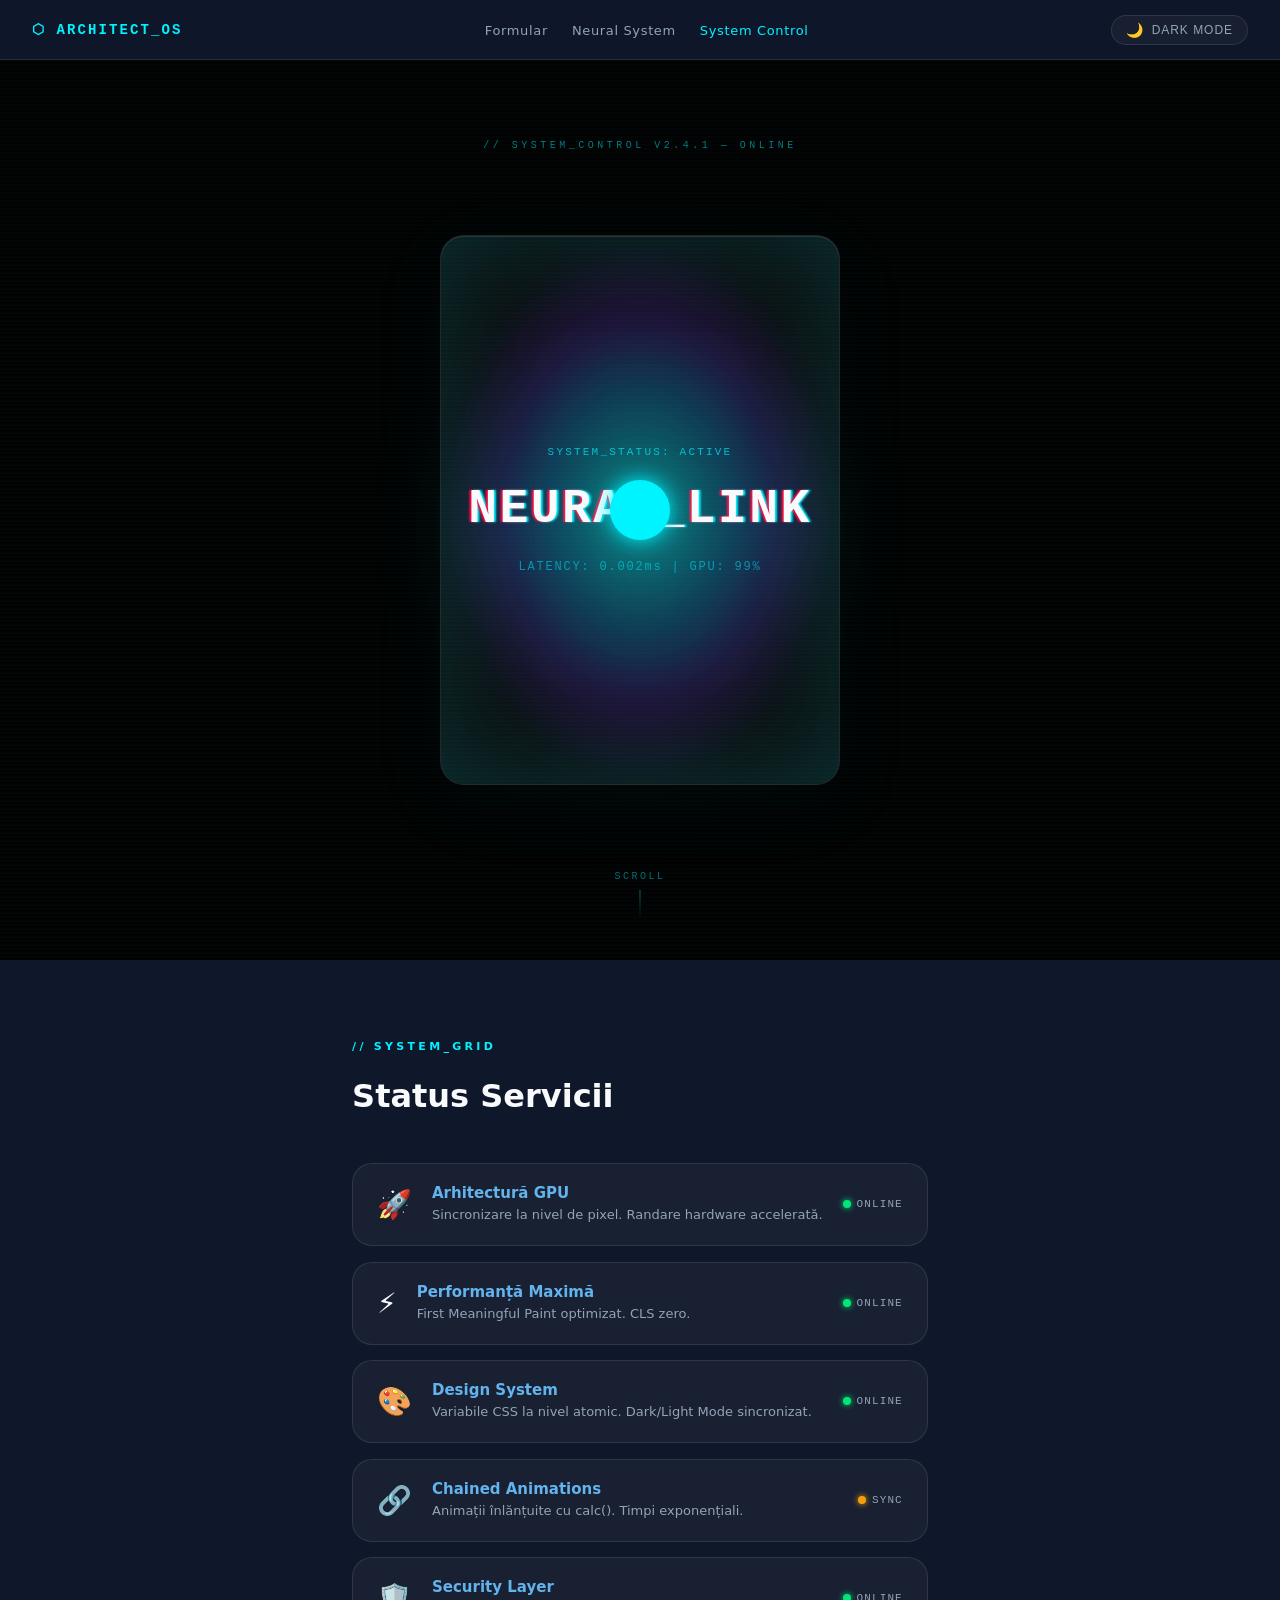
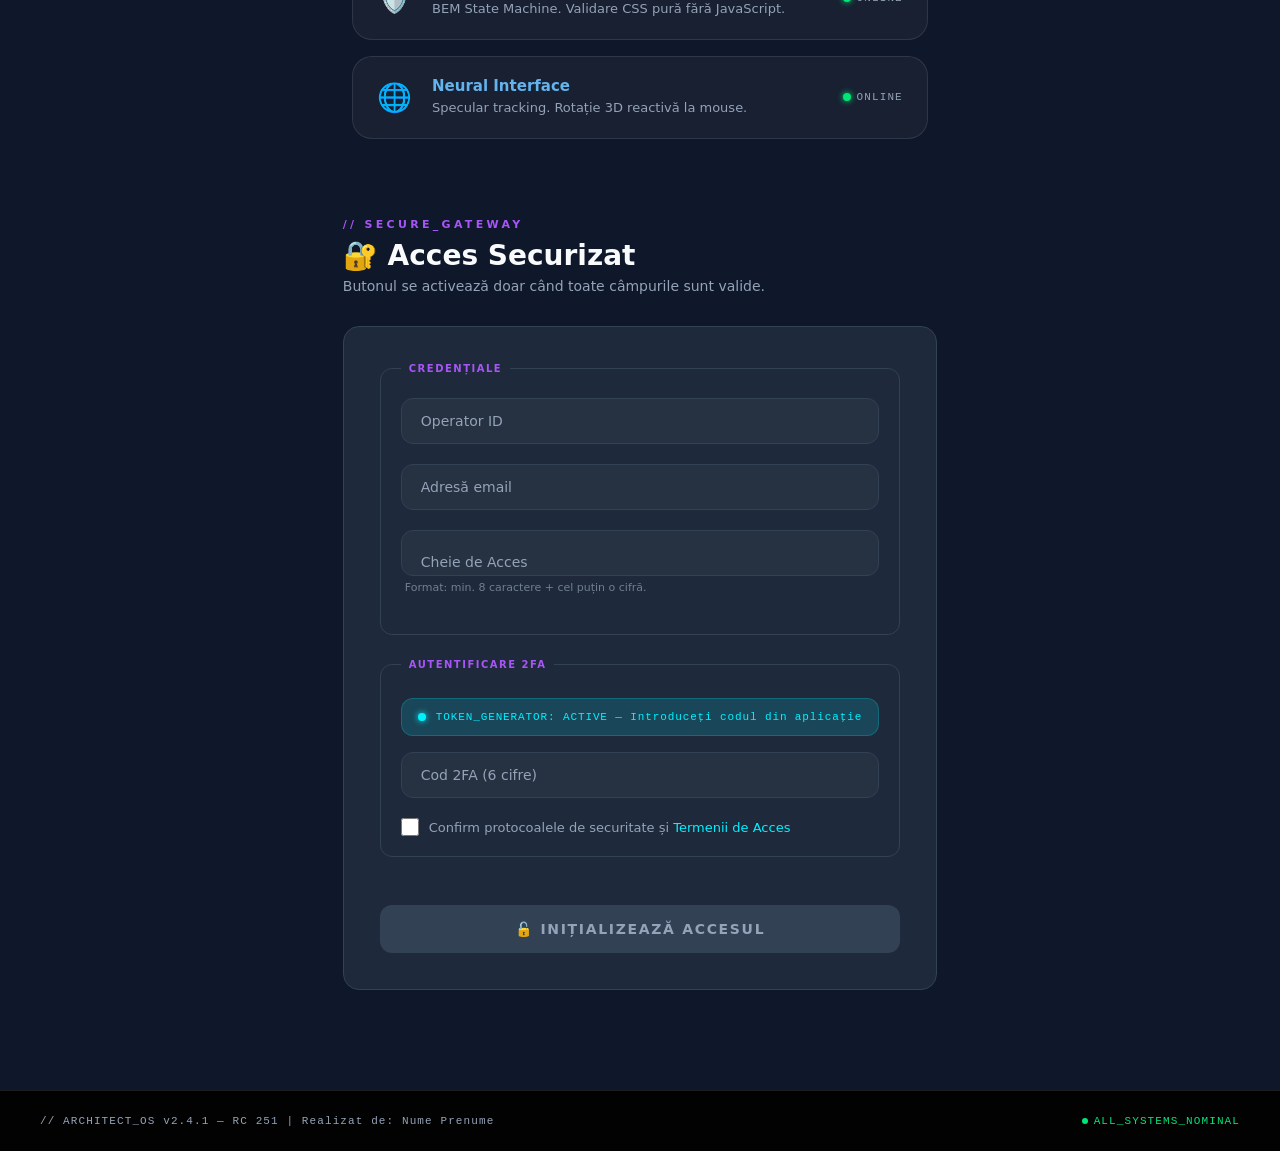
<file: Site/system-control.html>
<!DOCTYPE html>
<html lang="ro">
<head>
  <meta charset="UTF-8">
  <meta name="viewport" content="width=device-width, initial-scale=1.0">
  <title>System Control — Architect Dashboard</title>
  <!-- Realizat de: Nume Prenume | Nivel Expert RC 251 -->
  <link rel="stylesheet" href="system-control.css">
</head>
<body class="dark-theme">
<!-- Realizat de: Nume Prenume | Nivel Expert RC 251 -->

<!-- ══ NAVIGATION ══ -->
<nav class="nav">
  <span class="nav__logo">⬡ ARCHITECT_OS</span>
  <ul class="nav__links">
    <li><a href="/Formular/index.html" class="nav__link">Formular</a></li>
    <li><a href="/hologram_system.html" class="nav__link">Neural System</a></li>
    <li><a href="/system.control html/system-control.html" class="nav__link nav__link--active">System Control</a></li>
  </ul>
  <div class="nav__controls">
    <button class="theme-toggle" id="themeToggle" type="button">
      <span class="theme-toggle__icon" id="themeIcon">🌙</span>
      <span id="themeLabel">DARK MODE</span>
    </button>
  </div>
</nav>

<div class="page">

  <!-- ══ SS21: NEURAL GLASS CENTERPIECE ══ -->
  <section class="neural-engine" id="neural-section">
    <span class="neural-engine__label">// SYSTEM_CONTROL v2.4.1 — ONLINE</span>

    <main class="spatial-anchor" id="anchor">

      <div class="layer core-glow"></div>
      <div class="layer glass-chassis"></div>

      <div class="layer data-interface">
        <div class="data-interface__header">SYSTEM_STATUS: ACTIVE</div>
        <h1 class="glitch-text" data-text="NEURAL_LINK">NEURAL_LINK</h1>
        <div class="data-interface__stats">LATENCY: 0.002ms | GPU: 99%</div>
      </div>

      <div class="layer orbital-node">
        <div class="satellite"></div>
      </div>

      <div class="layer specular-highlight" id="specular"></div>

    </main>

    <div class="scroll-hint">
      <span>SCROLL</span>
      <div class="scroll-hint__arrow"></div>
    </div>
  </section>

  <!-- ══ SS20: GPU ORCHESTRATION — Services ══ -->
  <section class="services">
    <p class="services__title">// SYSTEM_GRID</p>
    <h2 class="services__heading">Status Servicii</h2>

    <div class="service-wrapper" style="--i:1">
      <div class="service-card">
        <div class="service-card__icon">🚀</div>
        <div class="service-card__body">
          <h3 class="service-card__title">Arhitectură GPU</h3>
          <p class="service-card__desc">Sincronizare la nivel de pixel. Randare hardware accelerată.</p>
        </div>
        <div class="service-card__status">
          <div class="service-card__dot"></div>
          <span class="service-card__status-text">ONLINE</span>
        </div>
      </div>
    </div>

    <div class="service-wrapper" style="--i:2">
      <div class="service-card">
        <div class="service-card__icon">⚡</div>
        <div class="service-card__body">
          <h3 class="service-card__title">Performanță Maximă</h3>
          <p class="service-card__desc">First Meaningful Paint optimizat. CLS zero.</p>
        </div>
        <div class="service-card__status">
          <div class="service-card__dot"></div>
          <span class="service-card__status-text">ONLINE</span>
        </div>
      </div>
    </div>

    <div class="service-wrapper" style="--i:3">
      <div class="service-card">
        <div class="service-card__icon">🎨</div>
        <div class="service-card__body">
          <h3 class="service-card__title">Design System</h3>
          <p class="service-card__desc">Variabile CSS la nivel atomic. Dark/Light Mode sincronizat.</p>
        </div>
        <div class="service-card__status">
          <div class="service-card__dot"></div>
          <span class="service-card__status-text">ONLINE</span>
        </div>
      </div>
    </div>

    <div class="service-wrapper" style="--i:4">
      <div class="service-card">
        <div class="service-card__icon">🔗</div>
        <div class="service-card__body">
          <h3 class="service-card__title">Chained Animations</h3>
          <p class="service-card__desc">Animații înlănțuite cu calc(). Timpi exponențiali.</p>
        </div>
        <div class="service-card__status">
          <div class="service-card__dot service-card__dot--warn"></div>
          <span class="service-card__status-text">SYNC</span>
        </div>
      </div>
    </div>

    <div class="service-wrapper" style="--i:5">
      <div class="service-card">
        <div class="service-card__icon">🛡️</div>
        <div class="service-card__body">
          <h3 class="service-card__title">Security Layer</h3>
          <p class="service-card__desc">BEM State Machine. Validare CSS pură fără JavaScript.</p>
        </div>
        <div class="service-card__status">
          <div class="service-card__dot"></div>
          <span class="service-card__status-text">ONLINE</span>
        </div>
      </div>
    </div>

    <div class="service-wrapper" style="--i:6">
      <div class="service-card">
        <div class="service-card__icon">🌐</div>
        <div class="service-card__body">
          <h3 class="service-card__title">Neural Interface</h3>
          <p class="service-card__desc">Specular tracking. Rotație 3D reactivă la mouse.</p>
        </div>
        <div class="service-card__status">
          <div class="service-card__dot"></div>
          <span class="service-card__status-text">ONLINE</span>
        </div>
      </div>
    </div>

  </section>

  <!-- ══ ACCESS FORM — BEM + CSS STATE MACHINE ══ -->
  <section class="access-section">
    <p class="access-section__label">// SECURE_GATEWAY</p>
    <h2 class="access-section__heading">🔐 Acces Securizat</h2>
    <p class="access-section__sub">Butonul se activează doar când toate câmpurile sunt valide.</p>

    <form class="access-form" id="access-form" novalidate>

      <!-- Credentials -->
      <fieldset class="access-form__fieldset">
        <legend class="access-form__legend">Credențiale</legend>

        <!-- Operator ID -->
        <div class="access-form__field">
          <input
            class="access-form__input"
            type="text"
            id="a-operator"
            name="operator"
            placeholder=" "
            required
            minlength="4"
            autocomplete="username"
          />
          <label class="access-form__label" for="a-operator">Operator ID</label>
          <span class="access-form__error">Minim 4 caractere.</span>
          <span class="access-form__success">✓</span>
        </div>

        <!-- Email -->
        <div class="access-form__field">
          <input
            class="access-form__input"
            type="email"
            id="a-email"
            name="email"
            placeholder=" "
            required
            autocomplete="email"
          />
          <label class="access-form__label" for="a-email">Adresă email</label>
          <span class="access-form__error">Email invalid.</span>
          <span class="access-form__success">✓</span>
        </div>

        <!-- Access Key -->
        <div class="access-form__field">
          <input
            class="access-form__input access-form__input--password"
            type="password"
            id="a-key"
            name="key"
            placeholder=" "
            required
            minlength="8"
            pattern="(?=.*[0-9])(?=.*[a-zA-Z]).{8,}"
            autocomplete="current-password"
          />
          <label class="access-form__label" for="a-key">Cheie de Acces</label>
          <span class="access-form__error">Min. 8 caractere, inclusiv cifre.</span>
          <span class="access-form__success">✓</span>
          <div class="access-form__hint">Format: min. 8 caractere + cel puțin o cifră.</div>
        </div>

      </fieldset>

      <!-- 2FA -->
      <fieldset class="access-form__fieldset">
        <legend class="access-form__legend">Autentificare 2FA</legend>

        <div class="access-form__2fa">
          <div class="access-form__2fa-dot"></div>
          <span class="access-form__2fa-text">TOKEN_GENERATOR: ACTIVE — Introduceți codul din aplicație</span>
        </div>

        <div class="access-form__field" style="margin-top:16px">
          <input
            class="access-form__input"
            type="text"
            id="a-token"
            name="token"
            placeholder=" "
            required
            minlength="6"
            maxlength="6"
            pattern="[0-9]{6}"
            inputmode="numeric"
            autocomplete="one-time-code"
          />
          <label class="access-form__label" for="a-token">Cod 2FA (6 cifre)</label>
          <span class="access-form__error">Cod de 6 cifre obligatoriu.</span>
          <span class="access-form__success">✓</span>
        </div>

        <!-- CSS Gatekeeper Checkbox -->
        <div class="access-form__checkbox-wrap">
          <input
            class="access-form__checkbox"
            type="checkbox"
            id="a-termeni"
            name="termeni"
            required
          />
          <label class="access-form__checkbox-label" for="a-termeni">
            Confirm protocoalele de securitate și
            <a href="#" class="access-form__link">Termenii de Acces</a>
          </label>
        </div>

      </fieldset>

      <!-- Submit — Gatekeeper CSS-only -->
      <button class="access-form__submit" type="submit">
        🔓 Inițializează Accesul
      </button>

    </form>
  </section>

  <!-- ══ FOOTER ══ -->
  <footer class="footer">
    <span class="footer__copy">// ARCHITECT_OS v2.4.1 — RC 251 | Realizat de: Nume Prenume</span>
    <div class="footer__status">
      <div class="footer__dot"></div>
      ALL_SYSTEMS_NOMINAL
    </div>
  </footer>

</div>

<script>
/* ══════════════════════════════════════════════════
   SPECULAR TRACKING — Neural Glass interaction
   ══════════════════════════════════════════════════ */
const anchor   = document.getElementById('anchor');
const specular = document.getElementById('specular');
const root     = document.documentElement;
let lastX = 0, lastY = 0;

document.addEventListener('mousemove', (e) => {
  const cx = window.innerWidth  / 2;
  const cy = window.innerHeight / 2;

  const rx = ((e.clientY - cy) / cy) * -15;
  const ry = ((e.clientX - cx) / cx) * 15;

  const dx    = e.clientX - lastX;
  const dy    = e.clientY - lastY;
  const speed = Math.sqrt(dx * dx + dy * dy);
  const glitch = Math.min(speed * 0.3, 12);

  const shadowX = ry * 1.5;
  const shadowY = rx * -1.5;

  root.style.setProperty('--rx', rx + 'deg');
  root.style.setProperty('--ry', ry + 'deg');
  root.style.setProperty('--glitch-offset', glitch + 'px');
  root.style.setProperty('--shadow-x', shadowX + 'px');
  root.style.setProperty('--shadow-y', shadowY + 'px');

  const sx = 100 - (e.clientX / window.innerWidth)  * 100;
  const sy = 100 - (e.clientY / window.innerHeight) * 100;

  // Use CSS variable for color so it responds to theme
  const isLight = document.body.classList.contains('light-theme');
  const glowColor = isLight
    ? `rgba(8,145,178,0.14)`
    : `rgba(0,242,255,0.18)`;

  specular.style.background =
    `radial-gradient(circle at ${sx}% ${sy}%, ${glowColor} 0%, transparent 65%)`;

  lastX = e.clientX;
  lastY = e.clientY;
});

/* ══════════════════════════════════════════════════
   DYNAMIC THEME ENGINE — Dark ↔ Light
   ══════════════════════════════════════════════════ */
const toggle    = document.getElementById('themeToggle');
const themeIcon = document.getElementById('themeIcon');
const themeLabel = document.getElementById('themeLabel');

toggle.addEventListener('click', () => {
  const isLight = document.body.classList.contains('light-theme');
  if (isLight) {
    document.body.classList.remove('light-theme');
    document.body.classList.add('dark-theme');
    themeIcon.textContent  = '🌙';
    themeLabel.textContent = 'DARK MODE';
  } else {
    document.body.classList.remove('dark-theme');
    document.body.classList.add('light-theme');
    themeIcon.textContent  = '☀️';
    themeLabel.textContent = 'LIGHT MODE';
  }
});

/* ══════════════════════════════════════════════════
   FORM SUBMIT — prevent default, show feedback
   ══════════════════════════════════════════════════ */
document.getElementById('access-form').addEventListener('submit', (e) => {
  e.preventDefault();
  const btn = e.target.querySelector('.access-form__submit');
  btn.textContent = '✅ ACCES GRANTED';
  btn.style.background = 'var(--color-valid)';
  btn.style.animation = 'none';
  setTimeout(() => {
    btn.textContent = '🔓 Inițializează Accesul';
    btn.style.background = '';
    btn.style.animation = '';
  }, 3000);
});
</script>

</body>
</html>
</file>
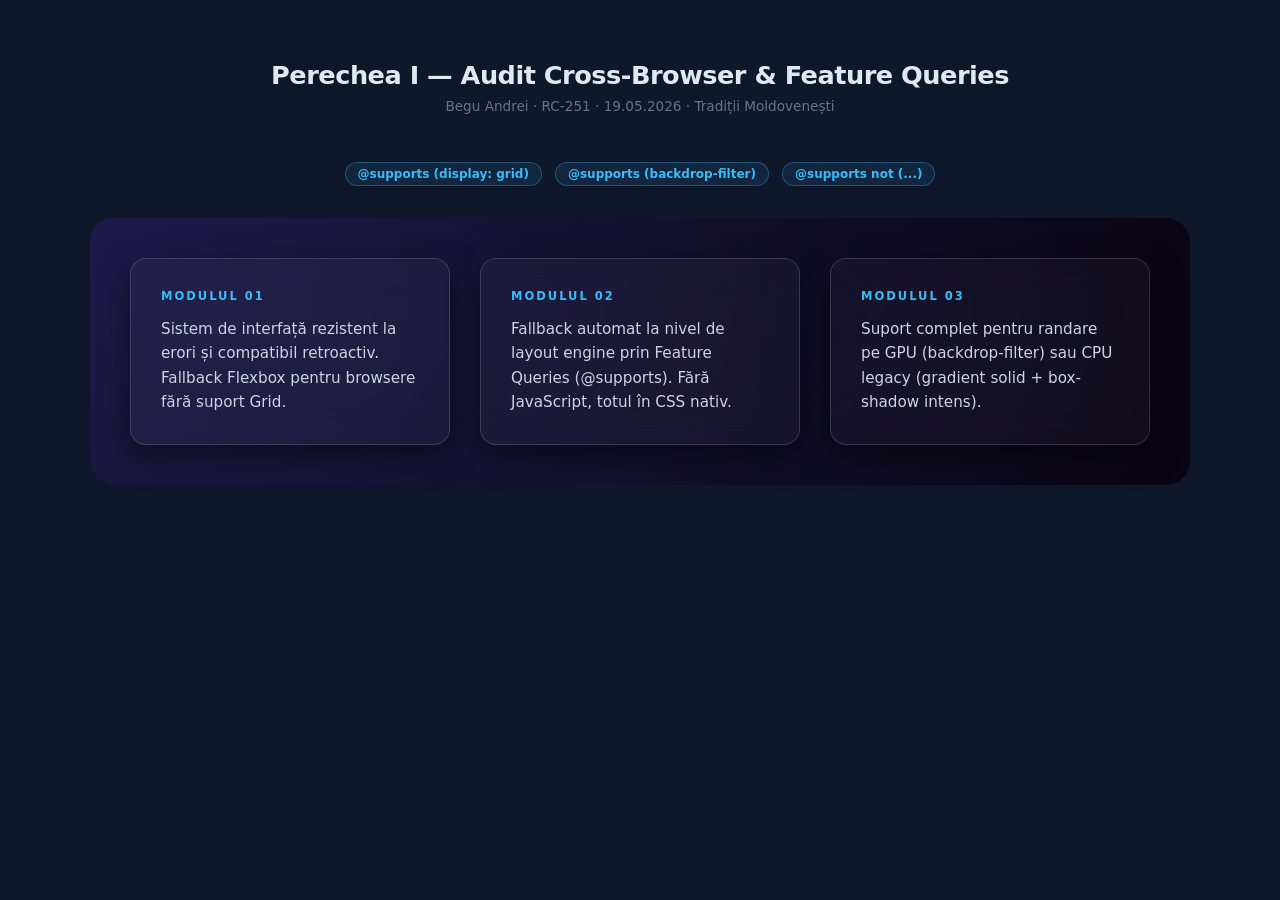
<file: Ziua 11/grid_fallback.html>
<!DOCTYPE html>
<html lang="ro">
<head>
  <meta charset="UTF-8">
  <meta name="viewport" content="width=device-width, initial-scale=1.0">
  <title>Grid Fallback — Begu Andrei | RC-251</title>
  <!-- Cross-Browser Audit & Feature Queries Designed by: Begu Andrei | Data: 19.05.2026 -->
  <style>
    /* =========================================================
       RESET & BASE
    ========================================================= */
    *, *::before, *::after { box-sizing: border-box; margin: 0; padding: 0; }

    body {
      font-family: 'Segoe UI', system-ui, sans-serif;
      background-color: #0f172a;
      min-height: 100vh;
      display: flex;
      flex-direction: column;
      align-items: center;
      padding: 60px 20px;
      color: #f8fafc;
    }

    h1 {
      font-size: 1.6rem;
      margin-bottom: 8px;
      color: #e2e8f0;
      letter-spacing: -0.5px;
    }
    .subtitle {
      font-size: 0.85rem;
      color: #64748b;
      margin-bottom: 48px;
    }

    /* =========================================================
       1. STILURI DE BAZA & FALLBACK (Flexbox — Compatibilitate Universala)
    ========================================================= */
    .adaptive-showcase {
      display: flex;
      flex-wrap: wrap;
      gap: 20px;
      justify-content: center;
      padding: 40px;
      background-color: #0f172a;
      width: 100%;
      max-width: 1100px;
    }

    .adaptive-card {
      flex: 1 1 calc(33.333% - 20px);
      min-width: 280px;
      background-color: #1e293b; /* Culoare solida — fallback fara transparenta */
      border: 1px solid rgba(255, 255, 255, 0.1);
      border-radius: 16px;
      padding: 30px;
      color: #f8fafc;
      transition: transform 0.3s cubic-bezier(0.25, 1, 0.5, 1);
    }

    .adaptive-card:hover {
      transform: translateY(-6px);
    }

    .adaptive-card__header {
      font-size: 0.72rem;
      font-weight: 700;
      letter-spacing: 2px;
      text-transform: uppercase;
      color: #38bdf8;
      margin-bottom: 14px;
    }

    .adaptive-card__body {
      font-size: 0.95rem;
      line-height: 1.6;
      color: #cbd5e1;
    }

    /* =========================================================
       2. REFORMARE LA GRID (Browsere Moderne — display: grid)
    ========================================================= */
    @supports (display: grid) {
      .adaptive-showcase {
        display: grid;
        grid-template-columns: repeat(auto-fit, minmax(300px, 1fr));
        gap: 30px;
      }

      .adaptive-card {
        /* Resetam latimile Flexbox — Grid preia controlul */
        flex: none;
        min-width: 0;
      }
    }

    /* =========================================================
       3. REFORMARE OPTICA (Glassmorphism — backdrop-filter)
    ========================================================= */
    @supports (backdrop-filter: blur(20px)) or (-webkit-backdrop-filter: blur(20px)) {
      .adaptive-card {
        background-color: rgba(255, 255, 255, 0.03);
        backdrop-filter: blur(20px);
        -webkit-backdrop-filter: blur(20px);
        border: 1px solid rgba(255, 255, 255, 0.15);
        box-shadow: 0 10px 30px rgba(0, 0, 0, 0.5);
      }

      .adaptive-showcase {
        background: radial-gradient(circle at top left, #1e1b4b, #090514);
        border-radius: 24px;
      }
    }

    /* =========================================================
       4. "NOT" OPERATOR CHALLENGE — Fallback pentru browsere FARA backdrop-filter
    ========================================================= */
    @supports not (backdrop-filter: blur(10px)) {
      .adaptive-card {
        box-shadow:
          0 4px 20px rgba(0, 0, 0, 0.8),
          inset 0 1px 0 rgba(255, 255, 255, 0.1);
        background-image: linear-gradient(135deg, #1a2744 0%, #0d1b2a 100%);
      }
    }

    /* =========================================================
       SUBGRID FALLBACK PLAN (Bonus)
    ========================================================= */
    @supports (display: grid) {
      .adaptive-card {
        display: grid;
        grid-template-rows: auto 1fr;
      }
    }

    @supports (grid-template-rows: subgrid) {
      .adaptive-showcase {
        /* Daca subgrid e suportat, cardurile se aliniaza perfect pe randuri */
        grid-template-rows: subgrid;
      }
    }

    /* Badge suport */
    .support-badge {
      display: inline-block;
      margin: 0 4px 32px;
      padding: 4px 12px;
      border-radius: 20px;
      font-size: 0.75rem;
      font-weight: 600;
      background: rgba(56, 189, 248, 0.1);
      border: 1px solid rgba(56, 189, 248, 0.3);
      color: #38bdf8;
    }
  </style>
</head>
<body>

  <h1>Perechea I — Audit Cross-Browser & Feature Queries</h1>
  <p class="subtitle">Begu Andrei · RC-251 · 19.05.2026 · Tradiții Moldovenești</p>

  <div>
    <span class="support-badge">@supports (display: grid)</span>
    <span class="support-badge">@supports (backdrop-filter)</span>
    <span class="support-badge">@supports not (...)</span>
  </div>

  <!-- Realizat de: Begu Andrei | Ziua 11 - Perechea 1 -->
  <section class="adaptive-showcase">

    <div class="adaptive-card">
      <div class="adaptive-card__header">Modulul 01</div>
      <p class="adaptive-card__body">Sistem de interfață rezistent la erori și compatibil retroactiv. Fallback Flexbox pentru browsere fără suport Grid.</p>
    </div>

    <div class="adaptive-card">
      <div class="adaptive-card__header">Modulul 02</div>
      <p class="adaptive-card__body">Fallback automat la nivel de layout engine prin Feature Queries (@supports). Fără JavaScript, totul în CSS nativ.</p>
    </div>

    <div class="adaptive-card">
      <div class="adaptive-card__header">Modulul 03</div>
      <p class="adaptive-card__body">Suport complet pentru randare pe GPU (backdrop-filter) sau CPU legacy (gradient solid + box-shadow intens).</p>
    </div>

  </section>

</body>
</html>
</file>
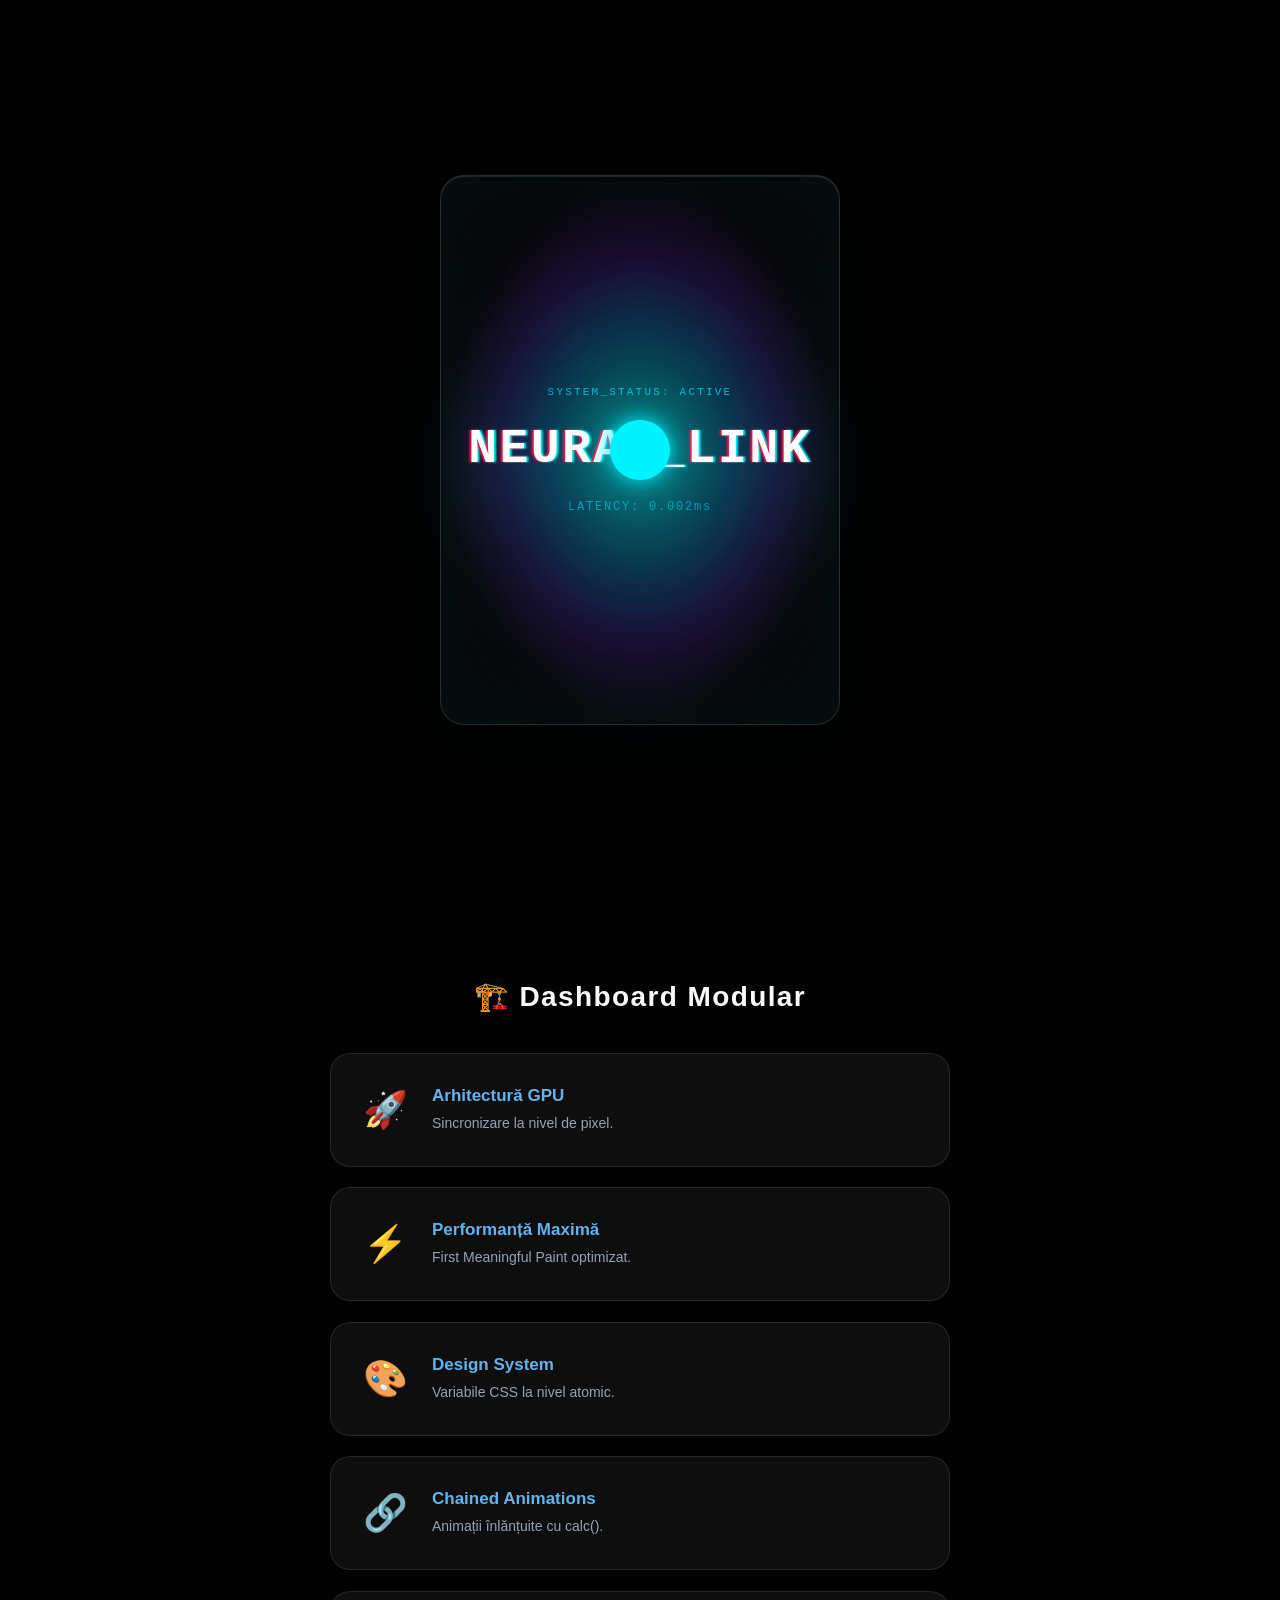
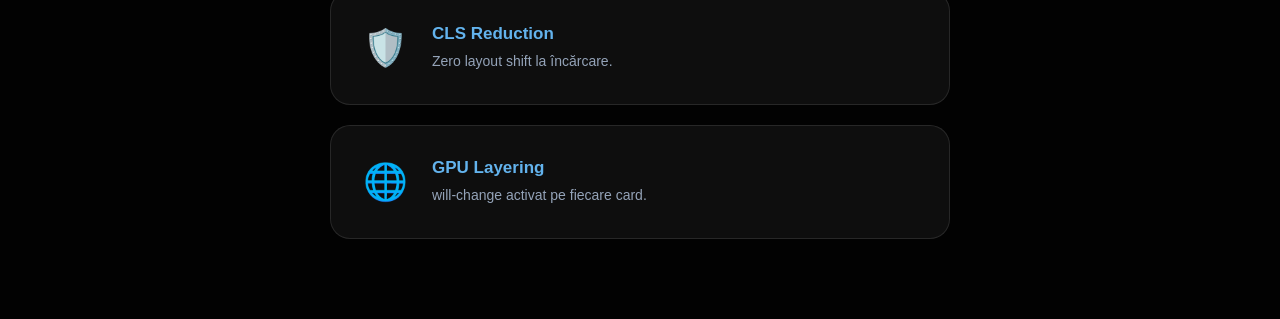
<file: Ziua 7/hologram_system.html>
<!DOCTYPE html>
<html lang="ro">
<head>
  <meta charset="UTF-8">
  <title>SS20 + SS21 - Neural Interface</title>
  <link rel="stylesheet" href="hologram_system.css">
</head>
<body>
<!-- Realizat de: Nume Prenume | Nivel Expert RC 251 -->

<!-- ══ SS21: NEURAL HOLOGRAM ══ -->
<main class="neural-engine">
  <div class="spatial-anchor" id="anchor">

    <div class="layer core-glow"></div>
    <div class="layer glass-chassis"></div>

    <div class="layer data-interface">
      <div class="header">SYSTEM_STATUS: ACTIVE</div>
      <h1 class="glitch-text" data-text="NEURAL_LINK">NEURAL_LINK</h1>
      <div class="stats">LATENCY: 0.002ms</div>
    </div>

    <div class="layer orbital-node">
      <div class="satellite"></div>
    </div>

    <div class="layer specular-highlight" id="specular"></div>

  </div>
</main>

<!-- ══ SS20: UI ORCHESTRATION DASHBOARD ══ -->
<section class="ui-orchestrator">
  <h2 class="section-title">🏗️ Dashboard Modular</h2>

  <div class="feature-wrapper" style="--i: 1;">
    <div class="feature-card">
      <div class="card-icon">🚀</div>
      <div class="card-content">
        <h3 class="stagger-text">Arhitectură GPU</h3>
        <p class="stagger-text">Sincronizare la nivel de pixel.</p>
      </div>
    </div>
  </div>

  <div class="feature-wrapper" style="--i: 2;">
    <div class="feature-card">
      <div class="card-icon">⚡</div>
      <div class="card-content">
        <h3 class="stagger-text">Performanță Maximă</h3>
        <p class="stagger-text">First Meaningful Paint optimizat.</p>
      </div>
    </div>
  </div>

  <div class="feature-wrapper" style="--i: 3;">
    <div class="feature-card">
      <div class="card-icon">🎨</div>
      <div class="card-content">
        <h3 class="stagger-text">Design System</h3>
        <p class="stagger-text">Variabile CSS la nivel atomic.</p>
      </div>
    </div>
  </div>

  <div class="feature-wrapper" style="--i: 4;">
    <div class="feature-card">
      <div class="card-icon">🔗</div>
      <div class="card-content">
        <h3 class="stagger-text">Chained Animations</h3>
        <p class="stagger-text">Animații înlănțuite cu calc().</p>
      </div>
    </div>
  </div>

  <div class="feature-wrapper" style="--i: 5;">
    <div class="feature-card">
      <div class="card-icon">🛡️</div>
      <div class="card-content">
        <h3 class="stagger-text">CLS Reduction</h3>
        <p class="stagger-text">Zero layout shift la încărcare.</p>
      </div>
    </div>
  </div>

  <div class="feature-wrapper" style="--i: 6;">
    <div class="feature-card">
      <div class="card-icon">🌐</div>
      <div class="card-content">
        <h3 class="stagger-text">GPU Layering</h3>
        <p class="stagger-text">will-change activat pe fiecare card.</p>
      </div>
    </div>
  </div>

</section>

<script>
  const anchor = document.getElementById('anchor');
  const specular = document.getElementById('specular');
  const root = document.documentElement;
  let lastX = 0, lastY = 0;

  document.addEventListener('mousemove', (e) => {
    const cx = window.innerWidth / 2;
    const cy = window.innerHeight / 2;

    const rx = ((e.clientY - cy) / cy) * -15;
    const ry = ((e.clientX - cx) / cx) * 15;

    const dx = e.clientX - lastX;
    const dy = e.clientY - lastY;
    const speed = Math.sqrt(dx * dx + dy * dy);
    const glitch = Math.min(speed * 0.3, 12);

    const shadowX = ry * 1.5;
    const shadowY = rx * -1.5;

    root.style.setProperty('--rx', rx + 'deg');
    root.style.setProperty('--ry', ry + 'deg');
    root.style.setProperty('--glitch-offset', glitch + 'px');
    root.style.setProperty('--shadow-x', shadowX + 'px');
    root.style.setProperty('--shadow-y', shadowY + 'px');

    const sx = 100 - (e.clientX / window.innerWidth) * 100;
    const sy = 100 - (e.clientY / window.innerHeight) * 100;
    specular.style.background =
      `radial-gradient(circle at ${sx}% ${sy}%, rgba(0,242,255,0.18) 0%, transparent 65%)`;

    lastX = e.clientX;
    lastY = e.clientY;
  });
</script>
</body>
</html>
</file>
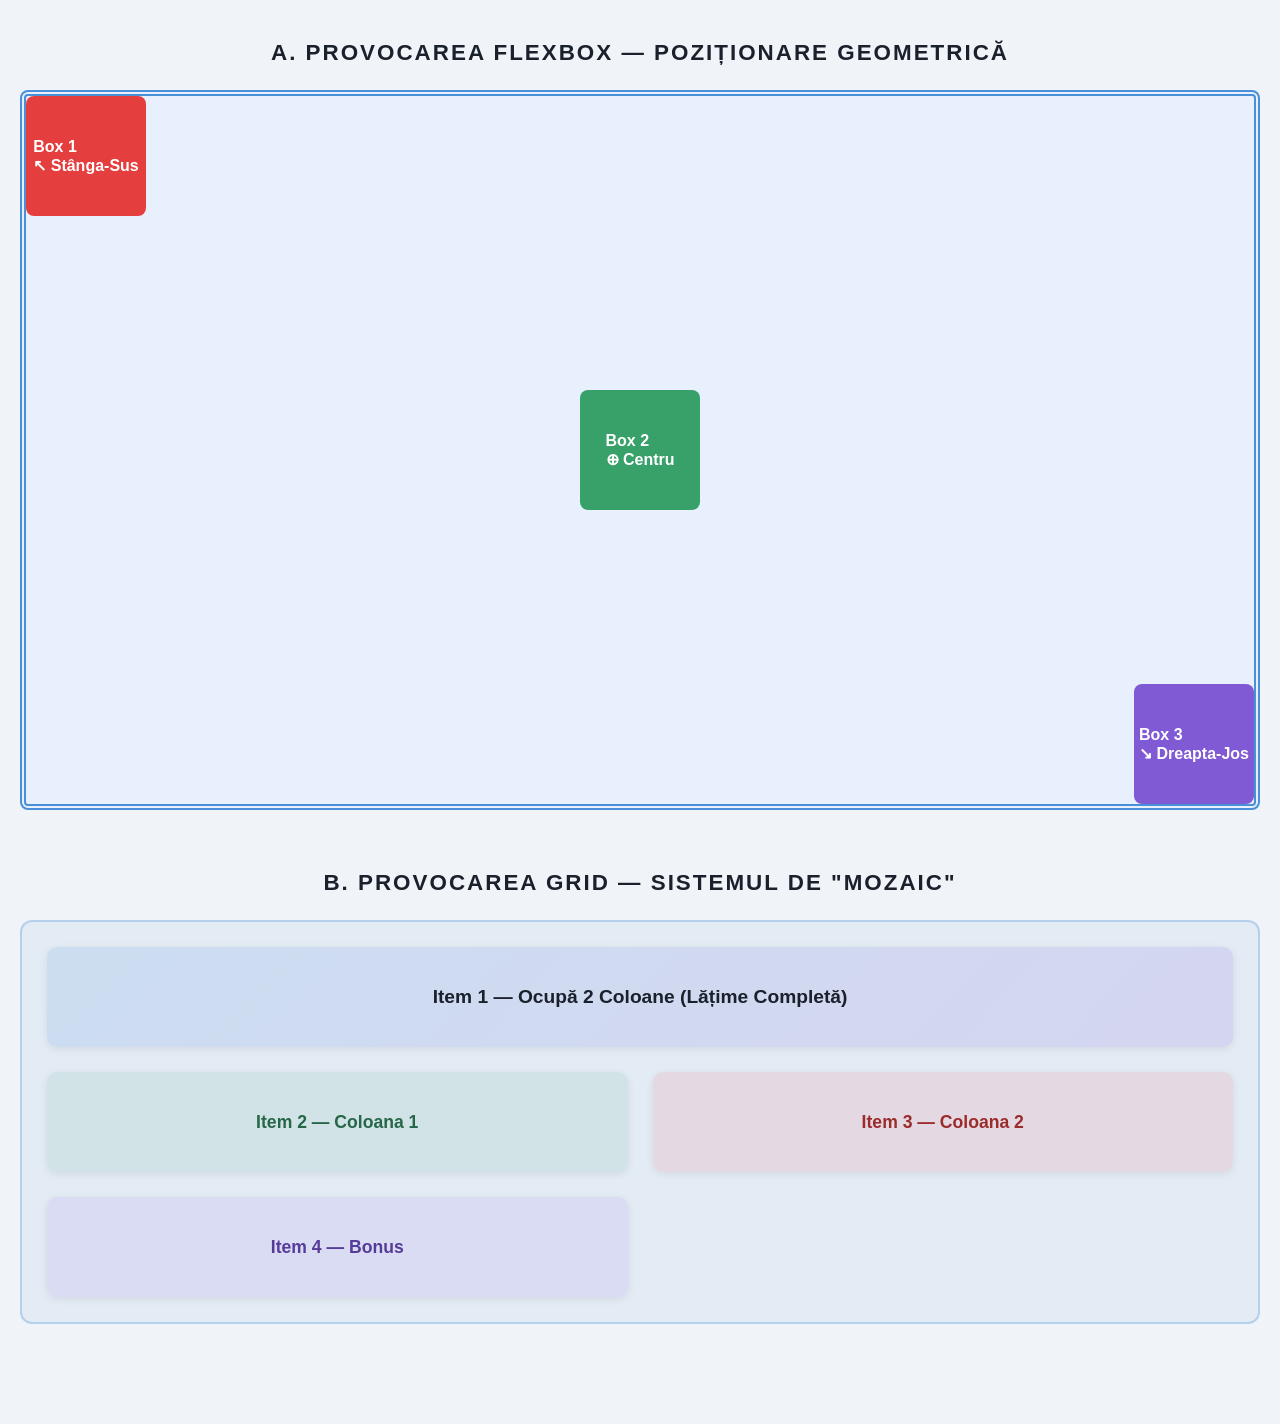
<file: Ziua 4/assets/docs/proba_layout.html>
<!DOCTYPE html>
<html lang="ro">
<head>
  <meta charset="UTF-8">
  <meta name="viewport" content="width=device-width, initial-scale=1.0">
  <title>Proba Layout - Ziua 4 | Flexbox & Grid</title>
  
  <style>
    /* =====================================================
       RESET & BAZĂ
    ===================================================== */
    *, *::before, *::after {
      box-sizing: border-box;
      margin: 0;
      padding: 0;
    }

    body {
      font-family: 'Segoe UI', sans-serif;
      background: #f0f4f8;
      padding: 40px 20px;
      color: #333;
    }

    h2 {
      text-align: center;
      margin-bottom: 24px;
      font-size: 1.4rem;
      color: #1a202c;
      text-transform: uppercase;
      letter-spacing: 2px;
    }

    section {
      margin-bottom: 60px;
    }

    /* =====================================================
       SECȚIUNEA A: PROVOCAREA FLEXBOX
       Scop: Poziționarea geometrică a 3 div-uri în colțuri
             și centrul unui container de 80vh.
    ===================================================== */

    .flexbox-container {
      /* 
        Folosim display: flex pentru a activa Flexbox.
        Înălțimea de 80vh = 80% din înălțimea ferestrei.
        Bordura dublă este realizată cu border-style: double.
      */
      display: flex;

      /* 
        flex-wrap: wrap permite elementelor să treacă pe
        rânduri noi, necesar pentru align-content.
      */
      flex-wrap: wrap;

      height: 80vh;
      border: 6px double #4a90d9;
      background: #e8f0fe;
      position: relative;
      border-radius: 8px;
      overflow: hidden;
    }

    .box-1,
    .box-2,
    .box-3 {
      width: 120px;
      height: 120px;
      display: flex;
      align-items: center;
      justify-content: center;
      font-weight: bold;
      font-size: 1rem;
      border-radius: 8px;
      color: white;
    }

    /* 
      .box-1: STÂNGA-SUS
      align-self: flex-start plasează elementul la ÎNCEPUTUL
      axei transversale (sus). Deoarece containerul are
      flex-wrap: wrap, .box-1 ocupă primul rând în stânga.
    */
    .box-1 {
      background: #e53e3e;
      align-self: flex-start;
      /* margin-right: auto împinge elementele rămase spre dreapta,
         lăsând .box-1 ancorată în stânga */
      margin-right: auto;
    }

    /* 
      .box-2: CENTRU PERFECT (pe ambele axe)
      Strategia: scoatem elementul din fluxul normal cu
      position: absolute și îl centrăm cu transform: translate.
      Aceasta este cea mai fiabilă metodă de centrare absolută.
    */
    .box-2 {
      background: #38a169;
      position: absolute;
      top: 50%;
      left: 50%;
      /* 
        transform: translate(-50%, -50%) mută elementul
        cu -50% din propria sa lățime și înălțime,
        centrând-ul perfect față de punctul (50%, 50%).
      */
      transform: translate(-50%, -50%);
    }

    /* 
      .box-3: DREAPTA-JOS
      align-self: flex-end plasează elementul la SFÂRȘITUL
      axei transversale (jos). margin-left: auto îl împinge
      la extrema dreaptă a rândului.
    */
    .box-3 {
      background: #805ad5;
      align-self: flex-end;
      margin-left: auto;
    }

    /* =====================================================
       SECȚIUNEA B: PROVOCAREA GRID - SISTEMUL "MOZAIC"
       Scop: Layout cu primul element pe 2 coloane,
             restul în coloane egale.
    ===================================================== */

    .grid-container {
      /* 
        display: grid activează CSS Grid.
        repeat(2, 1fr) creează 2 coloane de lățime egală
        (1fr = 1 fracțiune din spațiul disponibil).
      */
      display: grid;
      grid-template-columns: repeat(2, 1fr);
      gap: 25px; /* exact 25px conform cerinței */
      background: rgba(74, 144, 217, 0.08);
      padding: 25px;
      border-radius: 12px;
      border: 2px solid rgba(74, 144, 217, 0.3);
    }

    .grid-item {
      background: rgba(255, 255, 255, 0.85);
      border-radius: 10px;
      padding: 30px;
      font-weight: 600;
      font-size: 1.1rem;
      text-align: center;
      color: #2d3748;
      box-shadow: 0 2px 8px rgba(0,0,0,0.08);
      min-height: 100px;
      display: flex;
      align-items: center;
      justify-content: center;
    }

    /* 
      .item-1 ocupă 2 coloane:
      grid-column: 1 / 3 înseamnă "de la linia de grilă 1
      până la linia 3", adică ambele coloane disponibile.
      Alternativ: grid-column: span 2; (mai lizibil)
    */
    .item-1 {
      grid-column: span 2;
      background: linear-gradient(135deg, rgba(74,144,217,0.15), rgba(128,90,213,0.15));
      color: #1a202c;
      font-size: 1.2rem;
    }

    .item-2 { background: rgba(56, 161, 105, 0.1); color: #276749; }
    .item-3 { background: rgba(229, 62, 62, 0.1);  color: #9b2c2c; }
    .item-4 { background: rgba(128, 90, 213, 0.1); color: #553c9a; }

  </style>
</head>
<body>

  <!-- =====================================================
       SECȚIUNEA A: FLEXBOX - POZIȚIONARE GEOMETRICĂ
  ====================================================== -->
  <section>
    <h2>A. Provocarea Flexbox — Poziționare Geometrică</h2>

    <div class="flexbox-container">

      <!-- 
        .box-1 rămâne în stânga-sus prin:
        - align-self: flex-start (sus pe axa Y)
        - margin-right: auto (stânga pe axa X)
      -->
      <div class="box-1">Box 1<br>↖ Stânga-Sus</div>

      <!-- 
        .box-2 este centrat perfect prin:
        - position: absolute cu top: 50%, left: 50%
        - transform: translate(-50%, -50%) pentru ajustare precisă
        Aceasta "rupe" alinierea standard scoțând elementul
        din flux și centrându-l geometric față de container.
      -->
      <div class="box-2">Box 2<br>⊕ Centru</div>

      <!-- 
        .box-3 stă în dreapta-jos prin:
        - align-self: flex-end (jos pe axa Y)
        - margin-left: auto (dreapta pe axa X)
        Combinația margin: auto cu align-self este o tehnică
        puternică de a "rupe" alinierea standard fără
        a folosi poziționare absolută.
      -->
      <div class="box-3">Box 3<br>↘ Dreapta-Jos</div>

    </div>
  </section>

  <!-- =====================================================
       SECȚIUNEA B: GRID - SISTEMUL "MOZAIC"
  ====================================================== -->
  <section>
    <h2>B. Provocarea Grid — Sistemul de "Mozaic"</h2>

    <div class="grid-container">

      <!-- 
        item-1 ocupă ambele coloane (grid-column: span 2).
        Funcționează ca un "banner" deasupra celorlalte celule.
      -->
      <div class="grid-item item-1">Item 1 — Ocupă 2 Coloane (Lățime Completă)</div>

      <!-- 
        item-2 și item-3 stau pe rândul al doilea în coloane egale.
        Coloanele sunt egale deoarece grid-template-columns: repeat(2, 1fr)
        împarte spațiul în 2 fracțiuni identice.
      -->
      <div class="grid-item item-2">Item 2 — Coloana 1</div>
      <div class="grid-item item-3">Item 3 — Coloana 2</div>

      <!-- item-4 pe rândul al treilea, centrat pe o coloană -->
      <div class="grid-item item-4">Item 4 — Bonus</div>

    </div>
  </section>

</body>
</html>
</file>
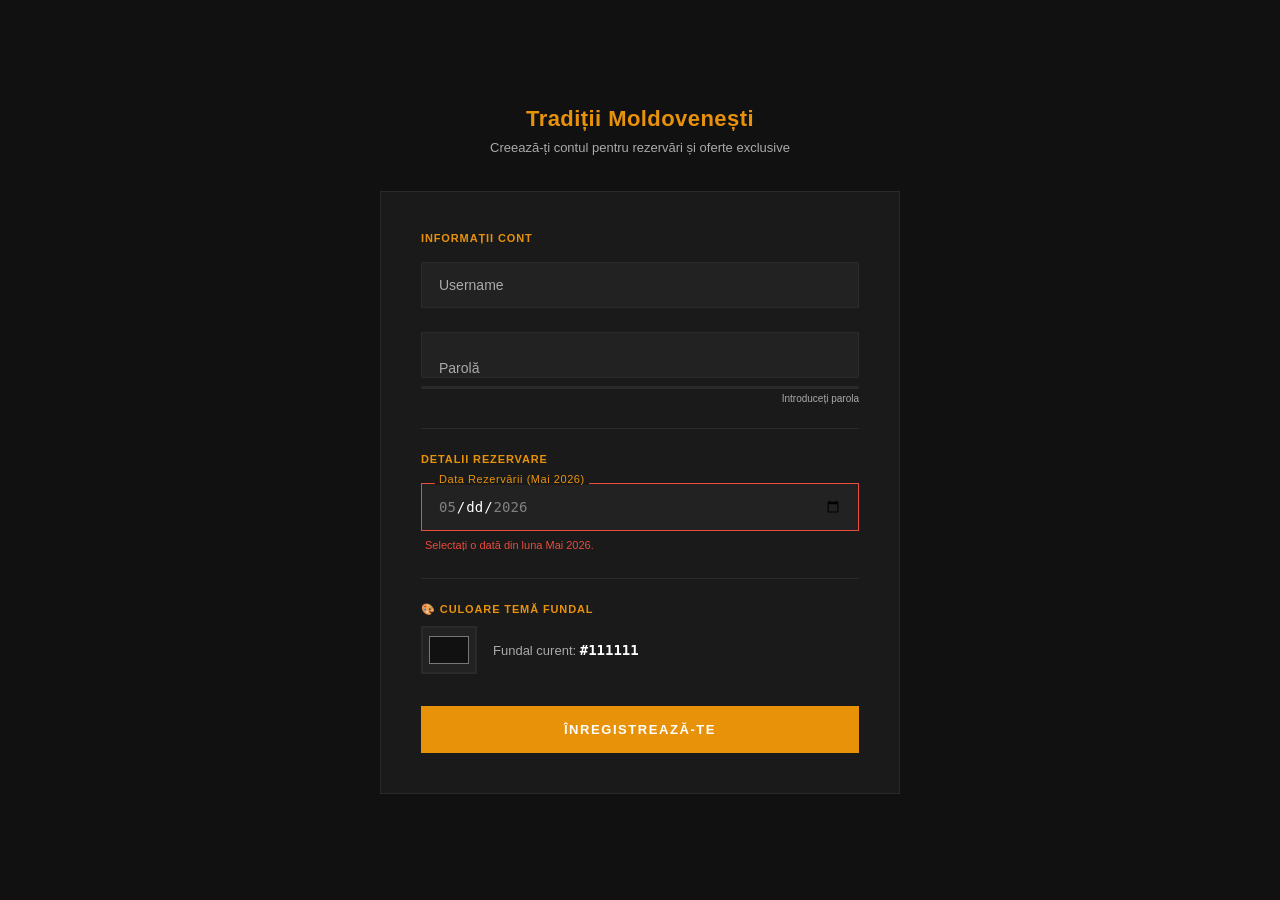
<file: Ziua 5/assets/docs/test_formular.html>
<!DOCTYPE html>
<html lang="ro">
<head>
  <meta charset="UTF-8"/>
  <meta name="viewport" content="width=device-width, initial-scale=1.0"/>
  <title>Formular de Înregistrare — Tradiții Moldovenești</title>
  <style>
    :root {
      --gold: #E8920A;
      --dark: #111;
      --card: #1a1a1a;
      --border: #2a2a2a;
      --text: #fff;
      --muted: #aaa;
      --error: #e74c3c;
      --success: #2ecc71;
      --form-bg: #111111; /* modificat de color picker */
    }

    *, *::before, *::after { box-sizing: border-box; margin: 0; padding: 0; }

    body {
      background: var(--form-bg);
      font-family: 'Raleway', 'Segoe UI', sans-serif;
      min-height: 100vh;
      display: flex;
      align-items: center;
      justify-content: center;
      padding: 40px 20px;
      transition: background 0.3s;
    }

    .wrapper {
      width: 100%;
      max-width: 520px;
    }

    .logo {
      font-size: 22px;
      font-weight: 800;
      color: var(--gold);
      text-align: center;
      margin-bottom: 8px;
      letter-spacing: 0.02em;
    }

    .subtitle {
      text-align: center;
      color: var(--muted);
      font-size: 13px;
      margin-bottom: 36px;
    }

    .form-box {
      background: var(--card);
      border: 1px solid var(--border);
      padding: 40px;
    }

    /* ── FLOATING LABEL FIELD ── */
    .field {
      position: relative;
      margin-bottom: 24px;
    }

    .field label {
      position: absolute;
      left: 14px;
      top: 50%;
      transform: translateY(-50%);
      font-size: 14px;
      color: var(--muted);
      pointer-events: none;
      transition: all 0.2s ease;
      padding: 0 4px;
      background: transparent;
    }

    .field input:focus ~ label,
    .field input:not(:placeholder-shown) ~ label {
      top: -10px;
      transform: none;
      font-size: 11px;
      color: var(--gold);
      background: var(--card);
      letter-spacing: 0.05em;
    }

    .field input {
      width: 100%;
      background: #222;
      border: 1px solid var(--border);
      color: var(--text);
      font-size: 14px;
      padding: 14px 16px;
      outline: none;
      transition: border-color 0.2s;
    }

    .field input:focus { border-color: var(--gold); }

    /* Validare stări */
    .field input:invalid:not(:placeholder-shown):not(:focus) {
      border-color: var(--error);
    }
    .field input:valid:not(:placeholder-shown) {
      border-color: var(--success);
    }

    /* ── TOOLTIP ERORI CSS-ONLY ── */
    .error-msg {
      display: none;
      font-size: 11px;
      color: var(--error);
      margin-top: 6px;
      padding-left: 4px;
      line-height: 1.5;
    }

    .field input:invalid:not(:placeholder-shown):not(:focus) ~ .error-msg {
      display: block;
    }

    /* ── COLOR PICKER SPECIAL ── */
    .color-field {
      margin-bottom: 24px;
    }

    .color-field label {
      display: block;
      font-size: 11px;
      font-weight: 700;
      letter-spacing: 0.08em;
      text-transform: uppercase;
      color: var(--gold);
      margin-bottom: 10px;
    }

    .color-row {
      display: flex;
      align-items: center;
      gap: 16px;
    }

    input[type="color"] {
      width: 56px;
      height: 48px;
      border: 2px solid var(--border);
      background: #222;
      cursor: pointer;
      padding: 4px;
      border-radius: 0;
      transition: border-color 0.2s;
    }
    input[type="color"]:hover { border-color: var(--gold); }

    .color-preview {
      font-size: 13px;
      color: var(--muted);
    }

    .color-preview span {
      font-weight: 700;
      color: var(--text);
      font-size: 14px;
      font-family: monospace;
    }

    /* ── SUBMIT BUTTON ── */
    .btn-submit {
      width: 100%;
      background: var(--gold);
      color: #fff;
      border: none;
      padding: 16px;
      font-size: 13px;
      font-weight: 700;
      letter-spacing: 0.12em;
      text-transform: uppercase;
      cursor: pointer;
      position: relative;
      overflow: hidden;
      transition: background 0.2s;
      margin-top: 8px;
    }

    .btn-submit::after {
      content: '';
      position: absolute;
      inset: 0;
      background: linear-gradient(90deg, transparent, rgba(255,255,255,0.2), transparent);
      transform: translateX(-100%);
    }

    .btn-submit:hover {
      background: #f0a833;
    }

    .btn-submit:active::after {
      animation: shimmer 0.7s ease forwards;
    }

    @keyframes shimmer {
      to { transform: translateX(100%); }
    }

    /* Strength indicator */
    .strength-bar {
      height: 3px;
      background: var(--border);
      margin-top: 8px;
      border-radius: 2px;
      overflow: hidden;
    }
    .strength-fill {
      height: 100%;
      width: 0%;
      background: var(--error);
      transition: width 0.3s, background 0.3s;
    }

    .strength-label {
      font-size: 10px;
      color: var(--muted);
      margin-top: 4px;
      text-align: right;
    }

    .divider {
      border: none;
      border-top: 1px solid var(--border);
      margin: 24px 0;
    }

    .section-label {
      font-size: 11px;
      font-weight: 700;
      letter-spacing: 0.08em;
      text-transform: uppercase;
      color: var(--gold);
      margin-bottom: 18px;
    }
  </style>
</head>
<body>

  <div class="wrapper">
    <div class="logo">Tradiții Moldovenești</div>
    <p class="subtitle">Creează-ți contul pentru rezervări și oferte exclusive</p>

    <div class="form-box">

      <!-- SECȚIUNEA 1: Cont -->
      <p class="section-label">Informații Cont</p>

      <!-- Câmp Username: min 5 caractere, doar litere mici și cifre -->
      <div class="field">
        <input
          type="text"
          id="username"
          name="username"
          placeholder=" "
          autocomplete="username"
          required
          minlength="5"
          maxlength="20"
          pattern="[a-z0-9]{5,20}"
        />
        <label for="username">Username</label>
        <span class="error-msg">
          Minim 5 caractere, doar litere mici (a-z) și cifre (0-9). Fără spații sau simboluri.
        </span>
      </div>

      <!-- Câmp Parolă: regex complex — min 8 caractere, 1 majusculă, 1 cifră, 1 simbol -->
      <div class="field">
        <input
          type="password"
          id="parola"
          name="parola"
          placeholder=" "
          autocomplete="new-password"
          required
          pattern="(?=.*[A-Z])(?=.*[0-9])(?=.*[!@#$%^&*()_+\-=\[\]{};':&quot;\\|,.<>/?]).{8,}"
          oninput="updateStrength(this.value)"
        />
        <label for="parola">Parolă</label>
        <div class="strength-bar">
          <div class="strength-fill" id="strength-fill"></div>
        </div>
        <div class="strength-label" id="strength-label">Introduceți parola</div>
        <span class="error-msg">
          Minim 8 caractere, cel puțin: o literă MARE, un număr (0-9) și un simbol (!@#$%^&*).
        </span>
      </div>

      <hr class="divider"/>

      <!-- SECȚIUNEA 2: Rezervare -->
      <p class="section-label">Detalii Rezervare</p>

      <!-- Câmp Data Rezervării: min 2026-05-01, max 2026-05-31 -->
      <div class="field" style="position:relative;">
        <input
          type="date"
          id="data-rez"
          name="data_rezervare"
          placeholder=" "
          min="2026-05-01"
          max="2026-05-31"
          autocomplete="off"
          required
        />
        <label for="data-rez" style="top:-10px; transform:none; font-size:11px; color:var(--gold); background:var(--card); padding:0 4px;">
          Data Rezervării (Mai 2026)
        </label>
        <span class="error-msg">Selectați o dată din luna Mai 2026.</span>
      </div>

      <hr class="divider"/>

      <!-- Câmp Culoare Temă: modifică fundalul paginii via CSS variables -->
      <div class="color-field">
        <label for="culoare-tema">🎨 Culoare Temă Fundal</label>
        <div class="color-row">
          <input
            type="color"
            id="culoare-tema"
            name="culoare_tema"
            value="#111111"
            oninput="schimbaFundal(this.value)"
          />
          <div class="color-preview">
            Fundal curent: <span id="color-hex">#111111</span>
          </div>
        </div>
      </div>

      <button type="submit" class="btn-submit">Înregistrează-te</button>
    </div>
  </div>

  <script>
    // Color picker → modifică fundalul via CSS custom property
    function schimbaFundal(valoare) {
      document.body.style.background = valoare;
      document.getElementById('color-hex').textContent = valoare.toUpperCase();
    }

    // Indicator putere parolă
    function updateStrength(val) {
      const fill = document.getElementById('strength-fill');
      const label = document.getElementById('strength-label');

      let score = 0;
      if (val.length >= 8) score++;
      if (/[A-Z]/.test(val)) score++;
      if (/[0-9]/.test(val)) score++;
      if (/[!@#$%^&*()\-_=+\[\]{};':"\\|,.<>/?]/.test(val)) score++;

      const pct = (score / 4) * 100;
      const colors = ['#e74c3c', '#e67e22', '#f1c40f', '#2ecc71'];
      const labels = ['Slabă', 'Moderată', 'Bună', 'Excelentă'];

      fill.style.width = pct + '%';
      fill.style.background = colors[score - 1] || '#333';
      label.textContent = score > 0 ? labels[score - 1] : 'Introduceți parola';
      label.style.color = colors[score - 1] || 'var(--muted)';
    }
  </script>

</body>
</html>
</file>
<file: Site/system-control.css>
/* ════════════════════════════════════════════════════════════
   THEMING ENGINE — Atomic Design (Layer 1 → Layer 2 → Layer 3)
   ════════════════════════════════════════════════════════════ */

/* ── Layer 1: Primitive Tokens ── */
:root {
  --p-cyan-400:   #00f2ff;
  --p-cyan-600:   #00b8c8;
  --p-purple-400: #a855f7;
  --p-purple-600: #7c3aed;
  --p-red-500:    #ff003c;
  --p-green-400:  #00e676;
  --p-blue-400:   #63b3ed;
  --p-gray-50:    #f8fafc;
  --p-gray-100:   #e2e8f0;
  --p-gray-300:   #cbd5e1;
  --p-gray-400:   #94a3b8;
  --p-gray-600:   #475569;
  --p-gray-700:   #334155;
  --p-gray-800:   #1e293b;
  --p-gray-900:   #0f172a;
  --p-black:      #020202;
}

/* ── Layer 2: Semantic Tokens (Dark Mode default) ── */
:root {
  --color-bg:         var(--p-gray-900);
  --color-bg-deep:    var(--p-black);
  --color-surface:    var(--p-gray-800);
  --color-surface-2:  rgba(255,255,255,0.04);
  --color-border:     var(--p-gray-700);
  --color-border-sub: rgba(255,255,255,0.1);
  --color-text:       var(--p-gray-50);
  --color-text-sub:   var(--p-gray-400);
  --color-brand:      var(--p-cyan-400);
  --color-brand-dim:  rgba(0,242,255,0.15);
  --color-focus:      var(--p-blue-400);
  --color-valid:      var(--p-green-400);
  --color-invalid:    var(--p-red-500);
  --color-accent:     var(--p-purple-400);
  --color-glow:       rgba(0,242,255,0.25);
  --color-shadow:     rgba(0,0,0,0.6);
}

/* ── Layer 3: Light Mode Override ── */
body.light-theme {
  --color-bg:         #f0f4f8;
  --color-bg-deep:    #e2e8f0;
  --color-surface:    #ffffff;
  --color-surface-2:  rgba(0,0,0,0.04);
  --color-border:     #cbd5e1;
  --color-border-sub: rgba(0,0,0,0.1);
  --color-text:       #0f172a;
  --color-text-sub:   #475569;
  --color-brand:      #0891b2;
  --color-brand-dim:  rgba(8,145,178,0.12);
  --color-focus:      #2563eb;
  --color-valid:      #16a34a;
  --color-invalid:    #dc2626;
  --color-accent:     #7c3aed;
  --color-glow:       rgba(8,145,178,0.2);
  --color-shadow:     rgba(0,0,0,0.15);
}

/* ── Layer 3: Dark Mode explicit (matches default) ── */
body.dark-theme {
  --color-bg:         var(--p-gray-900);
  --color-bg-deep:    var(--p-black);
  --color-surface:    var(--p-gray-800);
  --color-surface-2:  rgba(255,255,255,0.04);
  --color-border:     var(--p-gray-700);
  --color-border-sub: rgba(255,255,255,0.1);
  --color-text:       var(--p-gray-50);
  --color-text-sub:   var(--p-gray-400);
  --color-brand:      var(--p-cyan-400);
  --color-brand-dim:  rgba(0,242,255,0.15);
  --color-focus:      var(--p-blue-400);
  --color-valid:      var(--p-green-400);
  --color-invalid:    var(--p-red-500);
  --color-accent:     var(--p-purple-400);
  --color-glow:       rgba(0,242,255,0.25);
  --color-shadow:     rgba(0,0,0,0.6);
}

/* ── Component Variables ── */
:root {
  --p: 2000px;
  --rx: 0deg;
  --ry: 0deg;
  --glitch-offset: 2px;
  --shadow-x: 0px;
  --shadow-y: 20px;
  --base-delay: 100ms;
  --stagger-step: 150ms;
  --spring: cubic-bezier(0.5, 1.5, 0.5, 1);
  --ui-radius: 12px;
  --ui-radius-lg: 20px;
  --ui-transition: 0.25s ease;
  --ui-input-bg: var(--color-surface-2);
}

/* ════════════════════════════════════════════════════════════
   RESET & BASE
   ════════════════════════════════════════════════════════════ */
*, *::before, *::after { box-sizing: border-box; margin: 0; padding: 0; }

html { scroll-behavior: smooth; }

body {
  background: var(--color-bg);
  font-family: 'Segoe UI', system-ui, sans-serif;
  color: var(--color-text);
  min-height: 100vh;
  overflow-x: hidden;
  transition: background var(--ui-transition), color var(--ui-transition);
}

/* ════════════════════════════════════════════════════════════
   NAVIGATION
   ════════════════════════════════════════════════════════════ */
.nav {
  position: fixed;
  top: 0; left: 0; right: 0;
  z-index: 100;
  height: 60px;
  display: flex;
  align-items: center;
  justify-content: space-between;
  padding: 0 32px;
  background: rgba(15, 23, 42, 0.8);
  backdrop-filter: blur(20px);
  border-bottom: 1px solid var(--color-border-sub);
  transition: background var(--ui-transition);
}

body.light-theme .nav {
  background: rgba(240,244,248,0.85);
}

.nav__logo {
  font-family: 'Courier New', monospace;
  font-size: 14px;
  font-weight: 700;
  color: var(--color-brand);
  letter-spacing: 0.15em;
  text-transform: uppercase;
}

.nav__links {
  display: flex;
  gap: 24px;
  list-style: none;
}

.nav__link {
  font-size: 13px;
  color: var(--color-text-sub);
  text-decoration: none;
  letter-spacing: 0.05em;
  transition: color var(--ui-transition);
}

.nav__link:hover { color: var(--color-brand); }
.nav__link--active { color: var(--color-brand); }

.nav__controls {
  display: flex;
  align-items: center;
  gap: 12px;
}

/* Theme toggle */
.theme-toggle {
  display: flex;
  align-items: center;
  gap: 8px;
  padding: 6px 14px;
  background: var(--color-surface-2);
  border: 1px solid var(--color-border-sub);
  border-radius: 20px;
  cursor: pointer;
  font-size: 12px;
  color: var(--color-text-sub);
  letter-spacing: 0.08em;
  transition: all var(--ui-transition);
}

.theme-toggle:hover {
  border-color: var(--color-brand);
  color: var(--color-brand);
}

.theme-toggle__icon { font-size: 14px; }

/* ════════════════════════════════════════════════════════════
   PAGE LAYOUT
   ════════════════════════════════════════════════════════════ */
.page {
  padding-top: 60px;
  display: flex;
  flex-direction: column;
}

/* ════════════════════════════════════════════════════════════
   SS21: NEURAL GLASS — Hologram Centerpiece
   ════════════════════════════════════════════════════════════ */
.neural-engine {
  perspective: var(--p);
  background: var(--color-bg-deep);
  height: 100vh;
  display: grid;
  place-items: center;
  overflow: hidden;
  position: relative;
  transition: background var(--ui-transition);
}

/* Ambient background scanlines */
.neural-engine::before {
  content: '';
  position: absolute;
  inset: 0;
  background: repeating-linear-gradient(
    0deg,
    transparent,
    transparent 2px,
    rgba(0,242,255,0.015) 2px,
    rgba(0,242,255,0.015) 4px
  );
  pointer-events: none;
}

body.light-theme .neural-engine::before {
  background: repeating-linear-gradient(
    0deg,
    transparent,
    transparent 2px,
    rgba(8,145,178,0.03) 2px,
    rgba(8,145,178,0.03) 4px
  );
}

.neural-engine__label {
  position: absolute;
  top: 80px;
  left: 50%;
  transform: translateX(-50%);
  font-family: 'Courier New', monospace;
  font-size: 10px;
  letter-spacing: 0.35em;
  color: var(--color-brand);
  opacity: 0.5;
  text-transform: uppercase;
}

.spatial-anchor {
  width: 400px;
  height: 550px;
  position: relative;
  transform-style: preserve-3d;
  transform: rotateX(var(--rx)) rotateY(var(--ry));
  will-change: transform;
  transition: transform 0.08s ease-out;
  filter: drop-shadow(var(--shadow-x) var(--shadow-y) 40px var(--color-glow));
}

.layer {
  position: absolute;
  inset: 0;
  border-radius: 24px;
}

.core-glow {
  background: radial-gradient(ellipse at center,
    var(--color-brand-dim) 0%,
    rgba(120,0,255,0.08) 50%,
    transparent 70%);
  transform: translateZ(0px);
  mix-blend-mode: screen;
}

.glass-chassis {
  background: var(--color-surface-2);
  backdrop-filter: blur(30px) saturate(200%) contrast(110%);
  -webkit-backdrop-filter: blur(30px) saturate(200%) contrast(110%);
  border: 1px solid var(--color-border-sub);
  box-shadow:
    inset 0 0 100px var(--color-brand-dim),
    inset 0 1px 0 rgba(255,255,255,0.1);
  transform: translateZ(20px);
  isolation: isolate;
  transition: background var(--ui-transition), border-color var(--ui-transition);
}

.data-interface {
  display: flex;
  flex-direction: column;
  align-items: center;
  justify-content: center;
  gap: 24px;
  transform: translateZ(80px);
}

.data-interface__header {
  font-family: 'Courier New', monospace;
  font-size: 11px;
  letter-spacing: 0.2em;
  color: var(--color-brand);
  opacity: 0.7;
}

.data-interface__stats {
  font-family: 'Courier New', monospace;
  font-size: 12px;
  letter-spacing: 0.15em;
  color: var(--color-brand);
  opacity: 0.5;
}

.glitch-text {
  font-family: 'Courier New', monospace;
  font-size: 3rem;
  font-weight: 900;
  color: var(--color-text);
  letter-spacing: 0.05em;
  text-shadow:
    calc(var(--glitch-offset) * -1) 0 2px var(--color-invalid),
    var(--glitch-offset) 0 2px var(--color-brand);
  transform: translateZ(120px);
  mix-blend-mode: color-dodge;
  animation: glitchPulse 3s infinite;
  transition: color var(--ui-transition);
}

@keyframes glitchPulse {
  0%, 90%, 100% { clip-path: none; transform: translateZ(120px) skewX(0deg); }
  92% { clip-path: inset(10% 0 80% 0); transform: translateZ(120px) skewX(-5deg) translateX(4px); }
  94% { clip-path: inset(60% 0 20% 0); transform: translateZ(120px) skewX(3deg) translateX(-4px); }
  96% { clip-path: none; transform: translateZ(120px) skewX(0deg); }
}

.orbital-node {
  transform: translateZ(200px);
  pointer-events: none;
}

.satellite {
  width: 60px;
  height: 60px;
  background: var(--color-brand);
  border-radius: 50%;
  box-shadow: 0 0 20px var(--color-brand), 0 0 60px var(--color-brand-dim);
  mix-blend-mode: screen;
  animation: rotateXAxis 5s infinite cubic-bezier(0.4,0,0.2,1);
  position: absolute;
  top: 50%; left: 50%;
  margin: -30px 0 0 -30px;
  transition: background var(--ui-transition);
}

@keyframes rotateXAxis {
  0%, 100% { transform: translateX(-150px) translateZ(-50px) scale(0.8); opacity: 0.6; }
  50%       { transform: translateX(150px)  translateZ(100px) scale(1.2); opacity: 1;   }
}

.specular-highlight {
  transform: translateZ(160px);
  border-radius: 24px;
  pointer-events: none;
  mix-blend-mode: screen;
  background: radial-gradient(circle at 50% 50%,
    var(--color-brand-dim) 0%, transparent 60%);
  transition: background 0.05s linear;
}

/* Scroll hint */
.scroll-hint {
  position: absolute;
  bottom: 40px;
  left: 50%;
  transform: translateX(-50%);
  display: flex;
  flex-direction: column;
  align-items: center;
  gap: 8px;
  font-family: 'Courier New', monospace;
  font-size: 10px;
  letter-spacing: 0.25em;
  color: var(--color-brand);
  opacity: 0.45;
  animation: scrollPulse 2s infinite;
}

.scroll-hint__arrow {
  width: 1px;
  height: 30px;
  background: linear-gradient(to bottom, var(--color-brand), transparent);
}

@keyframes scrollPulse {
  0%, 100% { opacity: 0.45; transform: translateX(-50%) translateY(0); }
  50%       { opacity: 0.7;  transform: translateX(-50%) translateY(6px); }
}

/* ════════════════════════════════════════════════════════════
   SS20: GPU ORCHESTRATION — Services Grid
   ════════════════════════════════════════════════════════════ */
.services {
  max-width: 760px;
  margin: 0 auto;
  padding: 80px 40px;
  display: flex;
  flex-direction: column;
  gap: 16px;
}

.services__title {
  font-size: 11px;
  font-weight: 700;
  letter-spacing: 0.3em;
  text-transform: uppercase;
  color: var(--color-brand);
  margin-bottom: 8px;
}

.services__heading {
  font-size: 32px;
  font-weight: 800;
  color: var(--color-text);
  margin-bottom: 32px;
  transition: color var(--ui-transition);
}

/* GPU Orchestration: staggered entrance with inline --i */
.service-wrapper {
  --delay: calc(var(--base-delay) + (var(--i) * var(--i) * 50ms));
  /* Optimization: GPU layer per card */
  will-change: transform, opacity;
  opacity: 0;
  animation: entrance 0.9s var(--spring) forwards;
  animation-delay: var(--delay);
}

@keyframes entrance {
  0% {
    opacity: 0;
    transform: perspective(1000px) rotateX(-20deg) translateY(50px);
    filter: blur(10px);
  }
  100% {
    opacity: 1;
    transform: perspective(1000px) rotateX(0) translateY(0);
    filter: blur(0);
  }
}

.service-card {
  display: flex;
  align-items: center;
  gap: 20px;
  background: var(--color-surface-2);
  backdrop-filter: blur(15px);
  padding: 20px 24px;
  border-radius: var(--ui-radius-lg);
  border: 1px solid var(--color-border-sub);
  overflow: hidden;
  position: relative;
  transition: border-color var(--ui-transition), background var(--ui-transition), transform var(--ui-transition);
}

.service-card::before {
  content: '';
  position: absolute;
  left: 0; top: 0; bottom: 0;
  width: 3px;
  background: var(--color-brand);
  opacity: 0;
  border-radius: 0 3px 3px 0;
  transition: opacity var(--ui-transition);
}

.service-card:hover {
  border-color: rgba(0,242,255,0.35);
  background: rgba(0,242,255,0.04);
  transform: translateX(8px);
}

.service-card:hover::before { opacity: 1; }

body.light-theme .service-card:hover {
  background: rgba(8,145,178,0.06);
}

.service-card__icon { font-size: 28px; flex-shrink: 0; }

.service-card__body { flex: 1; min-width: 0; }

.service-card__title {
  font-size: 15px;
  font-weight: 700;
  color: var(--color-focus);
  margin-bottom: 3px;
  opacity: 0;
  animation: textReveal 0.5s ease-out forwards;
  animation-delay: calc(var(--delay) + 400ms);
  clip-path: inset(0 100% 0 0);
  transition: color var(--ui-transition);
}

.service-card__desc {
  font-size: 13px;
  color: var(--color-text-sub);
  line-height: 1.5;
  opacity: 0;
  animation: textReveal 0.5s ease-out forwards;
  animation-delay: calc(var(--delay) + 550ms);
  clip-path: inset(0 100% 0 0);
  transition: color var(--ui-transition);
}

@keyframes textReveal {
  from { clip-path: inset(0 100% 0 0); opacity: 1; }
  to   { clip-path: inset(0 0% 0 0);   opacity: 1; }
}

.service-card__status {
  flex-shrink: 0;
  display: flex;
  align-items: center;
  gap: 6px;
  font-family: 'Courier New', monospace;
  font-size: 11px;
  letter-spacing: 0.1em;
}

.service-card__dot {
  width: 8px; height: 8px;
  border-radius: 50%;
  background: var(--color-valid);
  box-shadow: 0 0 6px var(--color-valid);
  animation: blink 2s infinite;
}

.service-card__dot--warn { background: #f59e0b; box-shadow: 0 0 6px #f59e0b; }
.service-card__dot--idle { background: var(--color-text-sub); box-shadow: none; animation: none; }

@keyframes blink {
  0%, 100% { opacity: 1; }
  50%       { opacity: 0.4; }
}

.service-card__status-text { color: var(--color-text-sub); }

/* ════════════════════════════════════════════════════════════
   ACCESS FORM — BEM Architecture + CSS State Machine
   ════════════════════════════════════════════════════════════ */
.access-section {
  max-width: 760px;
  margin: 0 auto;
  padding: 0 40px 100px;
}

.access-section__label {
  font-size: 11px;
  font-weight: 700;
  letter-spacing: 0.3em;
  text-transform: uppercase;
  color: var(--color-accent);
  margin-bottom: 8px;
}

.access-section__heading {
  font-size: 28px;
  font-weight: 800;
  color: var(--color-text);
  margin-bottom: 6px;
  transition: color var(--ui-transition);
}

.access-section__sub {
  font-size: 14px;
  color: var(--color-text-sub);
  margin-bottom: 32px;
  transition: color var(--ui-transition);
}

/* ── BLOCK: access-form ── */
.access-form {
  background: var(--color-surface);
  border: 1px solid var(--color-border);
  border-radius: 16px;
  padding: 36px;
  transition: filter var(--ui-transition), border-color var(--ui-transition), background var(--ui-transition);
}

.access-form:focus-within {
  filter: brightness(1.05);
  border-color: rgba(0,242,255,0.25);
}

/* ── ELEMENT: access-form__fieldset ── */
.access-form__fieldset {
  border: 1px solid var(--color-border);
  border-radius: var(--ui-radius);
  padding: 24px 20px 20px;
  margin-bottom: 24px;
  transition: border-color var(--ui-transition);
}

/* ── ELEMENT: access-form__legend ── */
.access-form__legend {
  font-size: 10px;
  font-weight: 700;
  letter-spacing: 0.15em;
  text-transform: uppercase;
  color: var(--color-accent);
  padding: 0 8px;
}

/* ── ELEMENT: access-form__field ── */
.access-form__field {
  position: relative;
  margin-bottom: 20px;
}

/* ── ELEMENT: access-form__input ── */
.access-form__input {
  width: 100%;
  background: var(--ui-input-bg);
  border: 1px solid var(--color-border);
  border-radius: var(--ui-radius);
  color: var(--color-text);
  font-family: inherit;
  font-size: 14px;
  padding: 14px 44px 14px 16px;
  outline: none;
  transition: border-color var(--ui-transition), box-shadow var(--ui-transition), background var(--ui-transition);
  appearance: none;
  will-change: transform;
}

/* ── MODIFIER: access-form__input--password ── */
.access-form__input--password {
  letter-spacing: 0.2em;
}

/* ── State: focus ── */
.access-form__input:focus {
  border-color: var(--color-focus);
  box-shadow: 0 0 0 3px rgba(99,179,237,0.15);
}

/* ── State: valid (CSS-only, no JS) ── */
.access-form__input:valid:not(:placeholder-shown) {
  border-color: var(--color-valid);
  box-shadow: 0 0 0 3px rgba(0,230,118,0.1), 0 0 12px rgba(0,230,118,0.06);
}

/* ── State: invalid (neon red glow) ── */
.access-form__input:invalid:not(:placeholder-shown):not(:focus) {
  border-color: var(--color-invalid);
  box-shadow: 0 0 0 3px rgba(255,0,60,0.1), 0 0 16px rgba(255,0,60,0.08);
}

/* ── ELEMENT: access-form__label ── */
.access-form__label {
  position: absolute;
  left: 16px;
  top: 50%;
  transform: translateY(-50%);
  font-size: 14px;
  color: var(--color-text-sub);
  pointer-events: none;
  transition: all var(--ui-transition);
  background: transparent;
  padding: 0 4px;
}

/* Floating label active state */
.access-form__input:focus ~ .access-form__label,
.access-form__input:not(:placeholder-shown) ~ .access-form__label {
  top: -10px;
  transform: none;
  font-size: 10px;
  color: var(--color-brand);
  background: var(--color-surface);
  letter-spacing: 0.06em;
  text-transform: uppercase;
}

/* ── ELEMENT: access-form__error ── */
.access-form__error {
  display: none;
  font-size: 11px;
  color: var(--color-invalid);
  margin-top: 5px;
  padding-left: 4px;
}

.access-form__input:invalid:not(:placeholder-shown):not(:focus) ~ .access-form__error {
  display: block;
}

/* ── ELEMENT: access-form__success ── */
.access-form__success {
  display: none;
  position: absolute;
  right: 14px;
  top: 50%;
  transform: translateY(-50%);
  color: var(--color-valid);
  font-size: 16px;
  font-weight: 700;
  text-shadow: 0 0 8px var(--color-valid);
}

.access-form__input:valid:not(:placeholder-shown) ~ .access-form__success {
  display: block;
}

/* ── ELEMENT: access-form__hint ── */
.access-form__hint {
  font-size: 11px;
  color: var(--color-text-sub);
  margin-top: 5px;
  padding-left: 4px;
  opacity: 0.7;
}

/* ── ELEMENT: access-form__checkbox-wrap ── */
.access-form__checkbox-wrap {
  display: flex;
  align-items: center;
  gap: 10px;
  margin-top: 8px;
}

.access-form__checkbox {
  width: 18px; height: 18px;
  accent-color: var(--color-brand);
  cursor: pointer;
  flex-shrink: 0;
}

/* ── ELEMENT: access-form__checkbox-label ── */
.access-form__checkbox-label {
  font-size: 13px;
  color: var(--color-text-sub);
  cursor: pointer;
  transition: color var(--ui-transition);
}

.access-form__link {
  color: var(--color-brand);
  text-decoration: none;
  transition: opacity var(--ui-transition);
}

.access-form__link:hover { opacity: 0.75; }

/* ── ELEMENT: access-form__submit ── */
/* MODIFIER: inactive by default (CSS Gatekeeper) */
.access-form__submit {
  width: 100%;
  margin-top: 24px;
  padding: 16px;
  font-family: inherit;
  font-size: 14px;
  font-weight: 700;
  letter-spacing: 0.12em;
  text-transform: uppercase;
  border: none;
  border-radius: var(--ui-radius);
  cursor: not-allowed;
  background: var(--color-border);
  color: var(--color-text-sub);
  transition: background var(--ui-transition), color var(--ui-transition),
              box-shadow var(--ui-transition), transform var(--ui-transition);
  will-change: transform;
  position: relative;
  overflow: hidden;
}

.access-form__submit::after {
  content: '';
  position: absolute;
  inset: 0;
  background: linear-gradient(90deg, transparent 0%, rgba(255,255,255,0.08) 50%, transparent 100%);
  transform: translateX(-100%);
  transition: transform 0.5s ease;
}

/* CSS State Machine — activated only when checkbox is checked */
.access-form:has(#a-termeni:checked) .access-form__submit {
  background: var(--color-brand);
  color: var(--color-bg-deep);
  cursor: pointer;
  animation: submitPulse 2s infinite;
}

.access-form:has(#a-termeni:checked) .access-form__submit:hover::after {
  transform: translateX(100%);
}

@keyframes submitPulse {
  0%, 100% { transform: scale(1);    box-shadow: 0 0 0 0 var(--color-glow); }
  50%       { transform: scale(1.01); box-shadow: 0 0 0 10px rgba(0,242,255,0); }
}

/* 2FA status indicator */
.access-form__2fa {
  display: flex;
  align-items: center;
  gap: 10px;
  padding: 12px 16px;
  background: var(--color-brand-dim);
  border: 1px solid rgba(0,242,255,0.2);
  border-radius: var(--ui-radius);
  margin-top: 4px;
}

.access-form__2fa-dot {
  width: 8px; height: 8px;
  border-radius: 50%;
  background: var(--color-brand);
  box-shadow: 0 0 6px var(--color-brand);
  animation: blink 1.5s infinite;
  flex-shrink: 0;
}

.access-form__2fa-text {
  font-family: 'Courier New', monospace;
  font-size: 11px;
  color: var(--color-brand);
  letter-spacing: 0.08em;
}

/* ════════════════════════════════════════════════════════════
   FOOTER
   ════════════════════════════════════════════════════════════ */
.footer {
  border-top: 1px solid var(--color-border-sub);
  padding: 24px 40px;
  display: flex;
  justify-content: space-between;
  align-items: center;
  background: var(--color-bg-deep);
  transition: background var(--ui-transition), border-color var(--ui-transition);
}

.footer__copy {
  font-family: 'Courier New', monospace;
  font-size: 11px;
  color: var(--color-text-sub);
  letter-spacing: 0.1em;
}

.footer__status {
  display: flex;
  align-items: center;
  gap: 6px;
  font-family: 'Courier New', monospace;
  font-size: 11px;
  color: var(--color-valid);
  letter-spacing: 0.1em;
}

.footer__dot {
  width: 6px; height: 6px;
  border-radius: 50%;
  background: var(--color-valid);
  animation: blink 1.8s infinite;
}

/* ════════════════════════════════════════════════════════════
   GPU DEBUG MODE
   ════════════════════════════════════════════════════════════ */
.debug .service-card,
.debug .access-form__input,
.debug .access-form__submit {
  outline: 2px solid orange !important;
}
</file>
<file: Ziua 7/hologram_system.css>
/* Optimization: GPU Layering enabled */

:root {
  --p: 2000px;
  --rx: 0deg;
  --ry: 0deg;
  --glitch-offset: 2px;
  --shadow-x: 0px;
  --shadow-y: 20px;
  --base-delay: 100ms;
  --stagger-step: 150ms;
  --spring-easing: cubic-bezier(0.5, 1.5, 0.5, 1);
}

*, *::before, *::after { box-sizing: border-box; margin: 0; padding: 0; }

body {
  background: #020202;
  font-family: 'Segoe UI', Arial, sans-serif;
  color: #f8fafc;
  overflow-x: hidden;
}

/* ══ SS21: NEURAL HOLOGRAM ══ */

.neural-engine {
  perspective: var(--p);
  background: #020202;
  height: 100vh;
  display: grid;
  place-items: center;
  overflow: hidden;
}

.spatial-anchor {
  width: 400px;
  height: 550px;
  position: relative;
  transform-style: preserve-3d;
  transform: rotateX(var(--rx)) rotateY(var(--ry));
  will-change: transform;
  transition: transform 0.08s ease-out;
  filter: drop-shadow(var(--shadow-x) var(--shadow-y) 40px rgba(0, 242, 255, 0.25));
}

.layer {
  position: absolute;
  inset: 0;
  border-radius: 24px;
}

.core-glow {
  background: radial-gradient(ellipse at center,
    rgba(0, 242, 255, 0.15) 0%,
    rgba(120, 0, 255, 0.08) 50%,
    transparent 70%);
  transform: translateZ(0px);
  mix-blend-mode: screen;
}

.glass-chassis {
  background: rgba(255, 255, 255, 0.02);
  backdrop-filter: blur(30px) saturate(200%) contrast(110%);
  -webkit-backdrop-filter: blur(30px) saturate(200%) contrast(110%);
  border: 1px solid rgba(255, 255, 255, 0.15);
  box-shadow:
    inset 0 0 100px rgba(0, 242, 255, 0.05),
    inset 0 1px 0 rgba(255, 255, 255, 0.1);
  transform: translateZ(20px);
  isolation: isolate;
}

.data-interface {
  display: flex;
  flex-direction: column;
  align-items: center;
  justify-content: center;
  gap: 24px;
  transform: translateZ(80px);
}

.header {
  font-family: 'Courier New', monospace;
  font-size: 11px;
  letter-spacing: 0.2em;
  color: #00f2ff;
  opacity: 0.7;
}

.stats {
  font-family: 'Courier New', monospace;
  font-size: 12px;
  letter-spacing: 0.15em;
  color: rgba(0, 242, 255, 0.5);
}

.glitch-text {
  font-family: 'Courier New', monospace;
  font-size: 3rem;
  font-weight: 900;
  color: white;
  letter-spacing: 0.05em;
  text-shadow:
    calc(var(--glitch-offset) * -1) 0 2px #ff003c,
    var(--glitch-offset) 0 2px #00f2ff;
  transform: translateZ(120px);
  mix-blend-mode: color-dodge;
  animation: glitchPulse 3s infinite;
}

@keyframes glitchPulse {
  0%, 90%, 100% {
    clip-path: none;
    transform: translateZ(120px) skewX(0deg);
  }
  92% {
    clip-path: inset(10% 0 80% 0);
    transform: translateZ(120px) skewX(-5deg) translateX(4px);
  }
  94% {
    clip-path: inset(60% 0 20% 0);
    transform: translateZ(120px) skewX(3deg) translateX(-4px);
  }
  96% {
    clip-path: none;
    transform: translateZ(120px) skewX(0deg);
  }
}

.orbital-node {
  transform: translateZ(200px);
  pointer-events: none;
}

.satellite {
  width: 60px;
  height: 60px;
  background: #00f2ff;
  border-radius: 50%;
  box-shadow: 0 0 20px #00f2ff, 0 0 60px rgba(0, 242, 255, 0.4);
  mix-blend-mode: screen;
  animation: rotateXAxis 5s infinite cubic-bezier(0.4, 0, 0.2, 1);
  position: absolute;
  top: 50%;
  left: 50%;
  margin: -30px 0 0 -30px;
}

@keyframes rotateXAxis {
  0%, 100% {
    transform: translateX(-150px) translateZ(-50px) scale(0.8);
    opacity: 0.6;
  }
  50% {
    transform: translateX(150px) translateZ(100px) scale(1.2);
    opacity: 1;
  }
}

.specular-highlight {
  transform: translateZ(160px);
  border-radius: 24px;
  pointer-events: none;
  mix-blend-mode: screen;
  background: radial-gradient(circle at 50% 50%,
    rgba(0, 242, 255, 0.12) 0%, transparent 60%);
  transition: background 0.05s linear;
}

/* ══ SS20: UI ORCHESTRATION ══ */

.ui-orchestrator {
  max-width: 700px;
  margin: 0 auto;
  padding: 80px 40px;
  display: flex;
  flex-direction: column;
  gap: 20px;
}

.section-title {
  text-align: center;
  font-size: 28px;
  color: #f8fafc;
  margin-bottom: 20px;
  letter-spacing: 0.05em;
}

.feature-wrapper {
  /* Non-linear timing: formula exponentiala */
  --delay: calc(var(--base-delay) + (var(--i) * var(--i) * 50ms));

  opacity: 0;
  /* Optimization: GPU Layering enabled */
  will-change: transform, opacity;
  animation: entrance 1s var(--spring-easing) forwards;
  animation-delay: var(--delay);
}

@keyframes entrance {
  0% {
    opacity: 0;
    transform: perspective(1000px) rotateX(-20deg) translateY(50px);
    filter: blur(10px);
  }
  100% {
    opacity: 1;
    transform: perspective(1000px) rotateX(0) translateY(0);
    filter: blur(0);
  }
}

.feature-card {
  display: flex;
  align-items: center;
  gap: 1.5rem;
  background: rgba(255, 255, 255, 0.05);
  backdrop-filter: blur(15px);
  padding: 2rem;
  border-radius: 20px;
  border: 1px solid rgba(255, 255, 255, 0.1);
  overflow: hidden;
  transition: border-color 0.3s ease, transform 0.3s ease;
}

.feature-card:hover {
  border-color: rgba(0, 242, 255, 0.4);
  transform: translateX(8px);
}

.card-icon { font-size: 36px; flex-shrink: 0; }

.card-content h3 {
  font-size: 17px;
  font-weight: 700;
  color: #63b3ed;
  margin-bottom: 6px;
  opacity: 0;
  animation: textReveal 0.5s ease-out forwards;
  animation-delay: calc(var(--delay) + 400ms);
  clip-path: inset(0 100% 0 0);
}

.card-content p {
  font-size: 14px;
  color: #94a3b8;
  line-height: 1.6;
  opacity: 0;
  animation: textReveal 0.5s ease-out forwards;
  animation-delay: calc(var(--delay) + 550ms);
  clip-path: inset(0 100% 0 0);
}

@keyframes textReveal {
  from { clip-path: inset(0 100% 0 0); opacity: 1; }
  to   { clip-path: inset(0 0% 0 0);   opacity: 1; }
}
</file>
